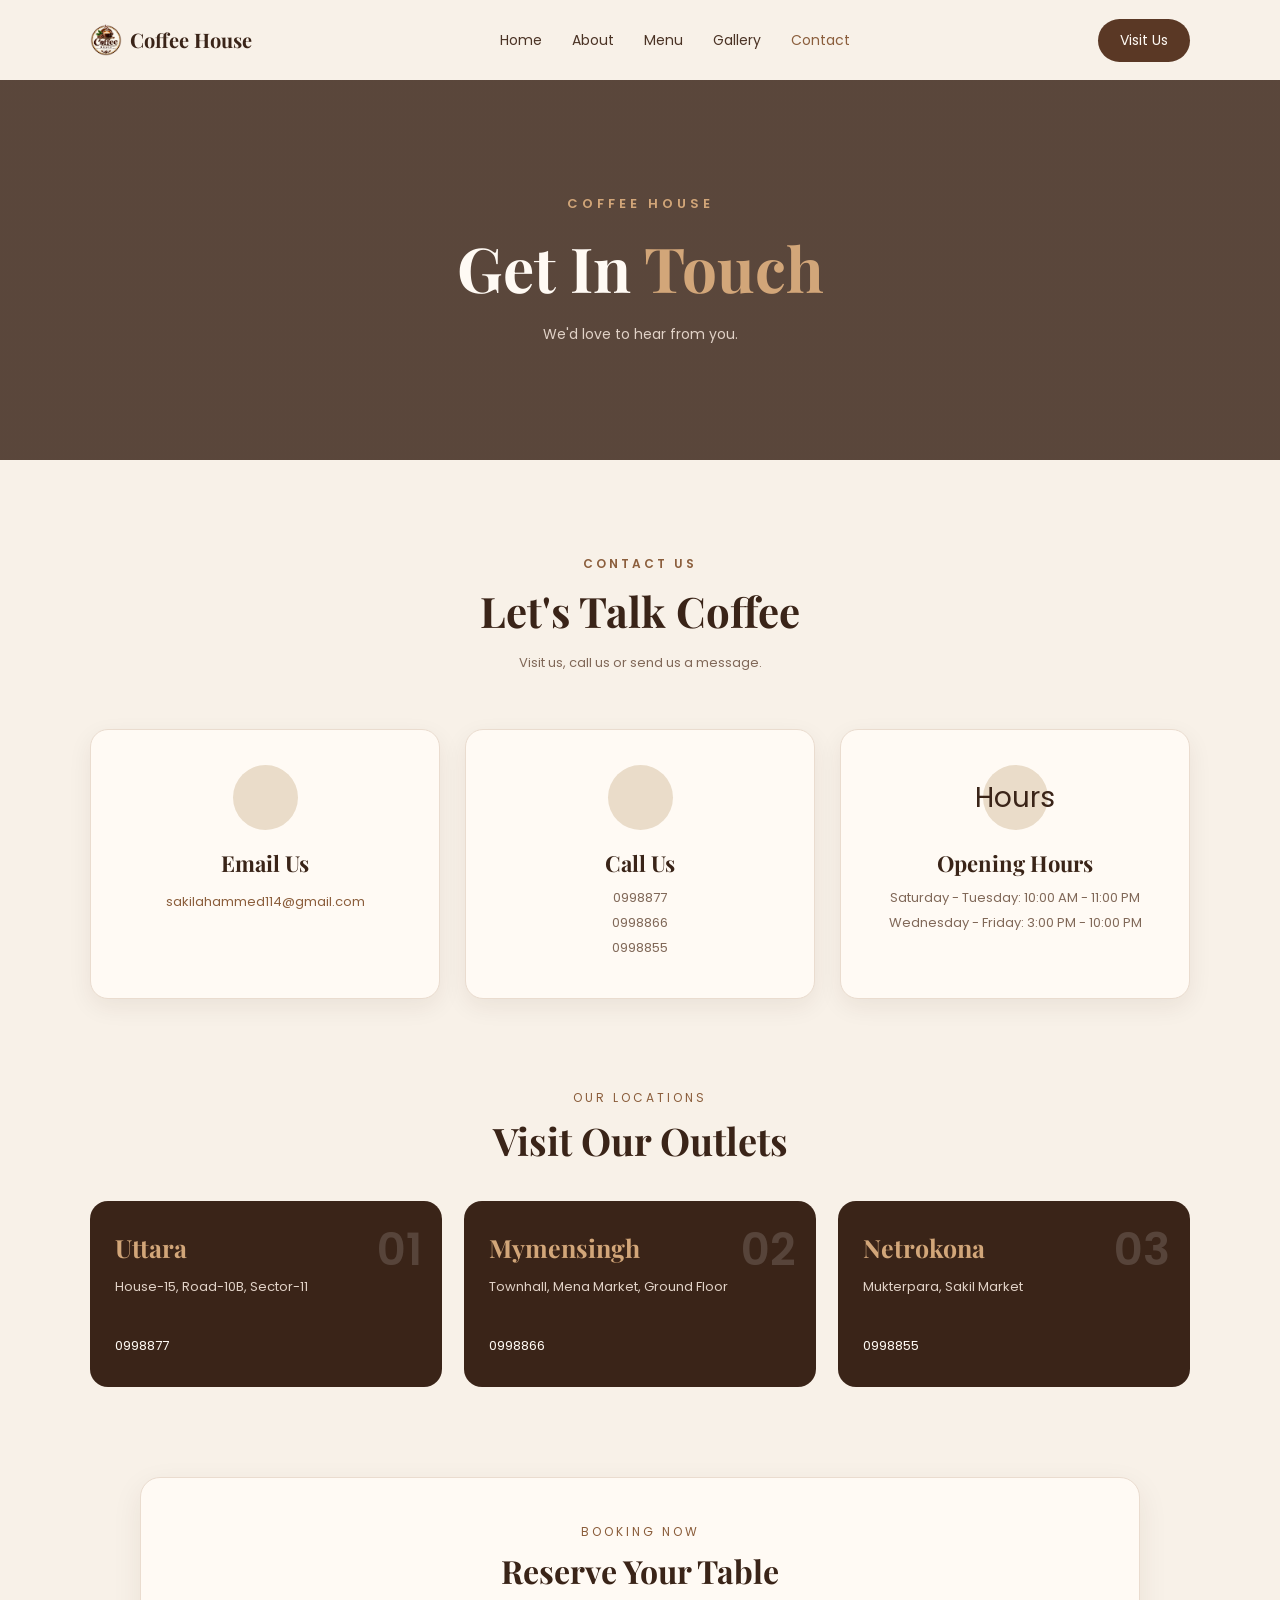
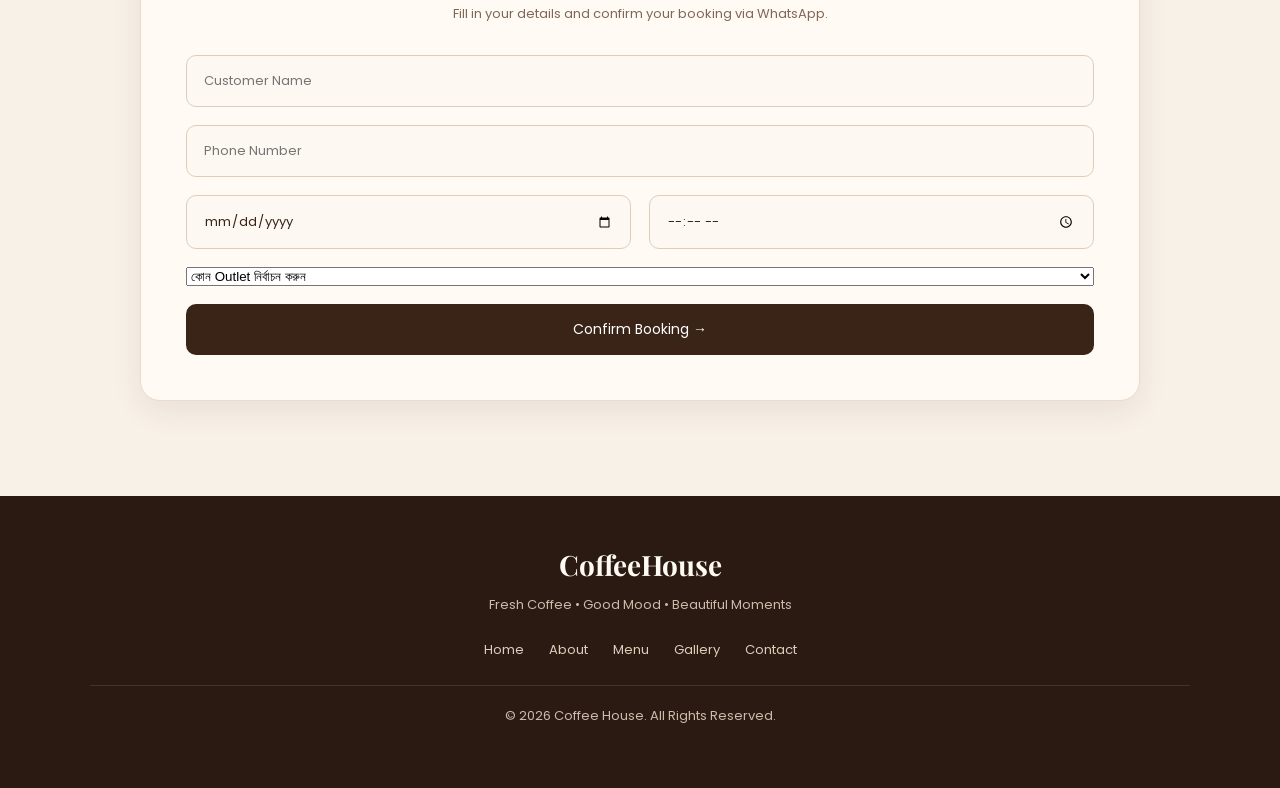
<file: contact.html>
<!DOCTYPE html>
<html lang="en">

<head>

    <meta charset="UTF-8">

    <meta name="viewport"
          content="width=device-width, initial-scale=1.0">

    <title>Contact | Coffee House</title>

    <link rel="stylesheet" href="style.css">

    <link rel="preconnect"
          href="https://fonts.googleapis.com">

    <link rel="preconnect"
          href="https://fonts.gstatic.com"
          crossorigin>

    <link href="https://fonts.googleapis.com/css2?family=Playfair+Display:wght@500;600;700&family=Poppins:wght@300;400;500;600&display=swap"
          rel="stylesheet">

</head>

<body>


<!-- =========================
     NAVBAR
========================= -->

<header class="navbar">

<a href="index.html" class="logo">
    <img src="logo.png" alt="Coffee House Logo">
    <span>Coffee House</span>
</a>

    <button class="menu-toggle"
            onclick="toggleMenu()">

        ☰

    </button>


    <nav id="mobileMenu">

        <a href="index.html">
            Home
        </a>

        <a href="about.html">
            About
        </a>

        <a href="menu.html">
            Menu
        </a>

        <a href="gallery.html">
            Gallery
        </a>

        <a href="contact.html"
           class="active">

            Contact

        </a>

    </nav>


    <a href="index.html#outlets"
       class="nav-btn">

        Visit Us

    </a>

</header>



<!-- =========================
     CONTACT HERO
========================= -->

<section class="contact-hero">

    <div class="contact-hero-content">

        <p>
            COFFEE HOUSE
        </p>

        <h1>
            Get In <span>Touch</span>
        </h1>

        <span>
            We'd love to hear from you.
        </span>

    </div>

</section>



<!-- =========================
     CONTACT INFO
========================= -->

<section class="contact-section">


    <div class="contact-title">

        <p>
            CONTACT US
        </p>

        <h2>
            Let's Talk Coffee
        </h2>

        <span>
            Visit us, call us or send us a message.
        </span>

    </div>



    <!-- CONTACT CARDS -->

    <div class="contact-info-grid">


        <!-- EMAIL -->

        <div class="contact-card">

            <div class="contact-icon">
                
            </div>

            <h3>
                Email Us
            </h3>

            <a href="mailto:sakilahammed114@gmail.com">
                sakilahammed114@gmail.com
            </a>

        </div>



        <!-- PHONE -->

        <div class="contact-card">

            <div class="contact-icon">
                
            </div>

            <h3>
                Call Us
            </h3>

            <p>
                0998877
            </p>

            <p>
                0998866
            </p>

            <p>
                0998855
            </p>

        </div>



        <!-- OPENING HOURS -->

       <div class="contact-card">
    <div class="contact-icon">Hours</div>

    <h3>Opening Hours</h3>

    <p>Saturday - Tuesday: 10:00 AM - 11:00 PM</p>
    <p>Wednesday - Friday: 3:00 PM - 10:00 PM</p>
</div>

    </div>



    <!-- =========================
         OUTLETS
    ========================= -->

    <div class="outlet-contact-section">

        <div class="outlet-contact-title">

            <p>
                OUR LOCATIONS
            </p>

            <h2>
                Visit Our Outlets
            </h2>

        </div>


        <div class="outlet-contact-grid">


            <!-- UTTARA -->

            <div class="outlet-contact-card">

                <div class="outlet-number">
                    01
                </div>

                <h3>
                    Uttara
                </h3>

                <p>
                    House-15, Road-10B,
                    Sector-11
                </p>

                <a href="tel:0998877">
                    0998877
                </a>

            </div>



            <!-- MYMENSINGH -->

            <div class="outlet-contact-card">

                <div class="outlet-number">
                    02
                </div>

                <h3>
                    Mymensingh
                </h3>

                <p>
                    Townhall, Mena Market,
                    Ground Floor
                </p>

                <a href="tel:0998866">
                    0998866
                </a>

            </div>



            <!-- NETROKONA -->

            <div class="outlet-contact-card">

                <div class="outlet-number">
                    03
                </div>

                <h3>
                    Netrokona
                </h3>

                <p>
                    Mukterpara,
                    Sakil Market
                </p>

                <a href="tel:0998855">
                    0998855
                </a>

            </div>

        </div>

    </div>



   <!-- ========================= BOOKING FORM ========================= --> <div class="contact-form-wrapper booking-wrapper"> <div class="contact-form-text"> <p> BOOKING NOW  </p> <h2> Reserve Your Table </h2> <span> Fill in your details and confirm your booking via WhatsApp. </span> </div> <form class="contact-form booking-form" onsubmit="confirmBooking(event)"> <!-- CUSTOMER NAME --> <input type="text" id="customerName" placeholder="Customer Name" required> <!-- PHONE NUMBER --> <input type="tel" id="customerPhone" placeholder="Phone Number" required> <!-- DATE + TIME --> <div class="form-row"> <input type="date" id="bookingDate" required> <input type="time" id="bookingTime" required> </div> <!-- OUTLET --> <select id="bookingOutlet" required> <option value=""> কোন Outlet নির্বাচন করুন </option> <option value="Uttara"> Uttara </option> <option value="Mymensingh"> Mymensingh </option> <option value="Netrokona"> Netrokona </option> </select> <!-- CONFIRM BOOKING --> <button type="submit"> Confirm Booking  → </button> </form>

    </div>

</section>



<!-- =========================
     FOOTER
========================= -->

<footer>

    <div class="footer-logo">
        CoffeeHouse
    </div>

    <p>
        Fresh Coffee • Good Mood • Beautiful Moments
    </p>


    <div class="footer-links">

        <a href="index.html">
            Home
        </a>

        <a href="about.html">
            About
        </a>

        <a href="menu.html">
            Menu
        </a>

        <a href="gallery.html">
            Gallery
        </a>

        <a href="contact.html">
            Contact
        </a>

    </div>


    <p class="copyright">
        © 2026 Coffee House. All Rights Reserved.
    </p>

</footer>



<script src="script.js"></script>

</body>

</html>
</file>
<file: style.css>
/* =========================
   GOOGLE FONT
========================= */

* {
    margin: 0;
    padding: 0;
    box-sizing: border-box;
}

body {
    font-family: "Poppins", sans-serif;
    background: #fffaf5;
    color: #3b2115;
}

html {
    scroll-behavior: smooth;
}

a {
    text-decoration: none;
}


/* =========================
   NAVBAR
========================= */

.navbar {
    height: 80px;
    padding: 0 7%;
    display: flex;
    align-items: center;
    justify-content: space-between;
    background: #fffaf5;
}

.logo {
    font-family: "Playfair Display", serif;
    font-size: 25px;
    font-weight: 700;
}

.logo span {
    color: #a45b35;
}

.navbar nav {
    display: flex;
    gap: 30px;
}

.navbar nav a {
    color: #4b2b20;
    font-size: 14px;
    transition: 0.3s;
}

.navbar nav a:hover,
.navbar nav a.active {
    color: #a45b35;
}

.nav-btn {
    background: #6f3e25;
    color: white;
    padding: 11px 22px;
    border-radius: 25px;
    font-size: 14px;
}


/* =========================
   HERO
========================= */

.hero {
    min-height: 620px;
    padding: 60px 7%;
    display: flex;
    align-items: center;
    justify-content: space-between;
    overflow: hidden;
}

.hero-content {
    width: 50%;
}

.small-title {
    color: #a45b35;
    font-size: 14px;
    font-weight: 600;
    letter-spacing: 3px;
    margin-bottom: 18px;
}

.hero h1 {
    font-family: "Playfair Display", serif;
    font-size: 65px;
    line-height: 1.1;
    color: #3b2115;
}

.hero h1 span {
    color: #a45b35;
}

.hero-text {
    max-width: 500px;
    color: #765e53;
    margin: 25px 0;
    line-height: 1.8;
}

.hero-buttons {
    display: flex;
    align-items: center;
    gap: 18px;
}

.main-btn {
    display: inline-block;
    background: #6f3e25;
    color: white;
    padding: 14px 27px;
    border-radius: 30px;
    transition: 0.3s;
}

.main-btn:hover {
    background: #a45b35;
    transform: translateY(-3px);
}

.second-btn {
    color: #6f3e25;
    font-weight: 600;
}

.hero-image {
    width: 45%;
    position: relative;
    display: flex;
    justify-content: center;
}

.hero-image img {
    width: 440px;
    height: 440px;
    object-fit: cover;
    border-radius: 50%;
    position: relative;
    z-index: 2;
    box-shadow: 0 20px 50px rgba(80, 45, 25, 0.2);
}

.circle {
    position: absolute;
    width: 500px;
    height: 500px;
    border-radius: 50%;
    background: #ead5c4;
}


/* =========================
   FEATURES
========================= */

.features {
    padding: 45px 7%;
    display: grid;
    grid-template-columns: repeat(3, 1fr);
    gap: 30px;
    background: #f5e8dc;
}

.feature {
    text-align: center;
}

.feature .icon {
    font-size: 35px;
    margin-bottom: 10px;
}

.feature h3 {
    font-family: "Playfair Display", serif;
    font-size: 21px;
}

.feature p {
    color: #806b60;
    font-size: 14px;
    margin-top: 7px;
}


/* =========================
   SECTION TITLE
========================= */

.section-title {
    text-align: center;
    margin-bottom: 45px;
}

.section-title p {
    color: #a45b35;
    font-size: 13px;
    letter-spacing: 3px;
    font-weight: 600;
}

.section-title h2 {
    font-family: "Playfair Display", serif;
    font-size: 42px;
    margin-top: 8px;
}

.section-title span {
    display: block;
    color: #d7c5b8;
    margin-top: 12px;
}


/* =========================
   POPULAR COFFEE
========================= */

.popular {
    padding: 90px 7%;
    text-align: center;
}

.coffee-container {
    display: grid;
    grid-template-columns: repeat(3, 1fr);
    gap: 30px;
    max-width: 1100px;
    margin: auto;
}

.coffee-card {
    background: white;
    border-radius: 18px;
    overflow: hidden;
    box-shadow: 0 10px 30px rgba(70, 40, 25, 0.08);
    text-align: left;
    transition: 0.3s;
}

.coffee-card:hover {
    transform: translateY(-8px);
}

.coffee-card img {
    width: 100%;
    height: 230px;
    object-fit: cover;
}

.coffee-info {
    padding: 22px;
}

.coffee-info h3 {
    font-family: "Playfair Display", serif;
    font-size: 23px;
}

.coffee-info p {
    color: #806b60;
    font-size: 13px;
    margin: 8px 0 15px;
}

.coffee-info strong {
    color: #a45b35;
    font-size: 18px;
}

.menu-btn {
    display: inline-block;
    margin-top: 40px;
    border: 1px solid #6f3e25;
    color: #6f3e25;
    padding: 12px 25px;
    border-radius: 25px;
}


/* =========================
   OUTLETS
========================= */

.outlets {
    padding: 90px 7%;
    background: #3b2115;
}

.section-title.light h2 {
    color: white;
}

.outlet-container {
    display: grid;
    grid-template-columns: repeat(3, 1fr);
    gap: 25px;
    max-width: 1100px;
    margin: auto;
}

.outlet-card {
    background: #4a2b1d;
    border: 1px solid #624333;
    padding: 35px 25px;
    border-radius: 18px;
    text-align: center;
    color: white;
    transition: 0.3s;
}

.outlet-card:hover {
    transform: translateY(-7px);
    background: #523122;
}

.outlet-icon {
    font-size: 35px;
    margin-bottom: 15px;
}

.outlet-card h3 {
    font-family: "Playfair Display", serif;
    font-size: 24px;
}

.outlet-card p {
    color: #d9c5b8;
    font-size: 14px;
    line-height: 1.8;
    margin: 12px 0;
}

.outlet-card a {
    color: #e0a879;
    font-size: 14px;
    font-weight: 600;
}


/* =========================
   ABOUT HOME
========================= */

.about-home {
    padding: 100px 7%;
    display: flex;
    align-items: center;
    gap: 80px;
}

.about-image {
    width: 50%;
}

.about-image img {
    width: 100%;
    height: 430px;
    object-fit: cover;
    border-radius: 20px;
}

.about-content {
    width: 50%;
}

.about-content h2 {
    font-family: "Playfair Display", serif;
    font-size: 45px;
    line-height: 1.2;
    margin-bottom: 20px;
}

.about-content h2 span {
    color: #a45b35;
}

.about-content p {
    color: #806b60;
    line-height: 1.8;
    margin-bottom: 25px;
}


/* =========================
   FOOTER
========================= */

footer {
    background: #24130d;
    color: white;
    text-align: center;
    padding: 50px 7%;
}

.footer-logo {
    font-family: "Playfair Display", serif;
    font-size: 28px;
    font-weight: bold;
}

footer > p {
    color: #cdb9ad;
    margin: 12px 0;
    font-size: 13px;
}

.footer-links {
    display: flex;
    justify-content: center;
    gap: 25px;
    margin: 25px 0;
}

.footer-links a {
    color: #e2d2c8;
    font-size: 13px;
}

.copyright {
    border-top: 1px solid #4a3025;
    padding-top: 20px;
}


/* =========================
   RESPONSIVE
========================= */

@media (max-width: 900px) {

    .navbar nav {
        display: none;
    }

    .hero {
        flex-direction: column;
        text-align: center;
        gap: 60px;
    }

    .hero-content {
        width: 100%;
    }

    .hero h1 {
        font-size: 48px;
    }

    .hero-text {
        margin-left: auto;
        margin-right: auto;
    }

    .hero-buttons {
        justify-content: center;
    }

    .hero-image {
        width: 100%;
    }

    .hero-image img {
        width: 330px;
        height: 330px;
    }

    .circle {
        width: 380px;
        height: 380px;
    }

    .coffee-container,
    .outlet-container {
        grid-template-columns: 1fr;
        max-width: 500px;
    }

    .features {
        grid-template-columns: 1fr;
    }

    .about-home {
        flex-direction: column;
    }

    .about-image,
    .about-content {
        width: 100%;
    }

}


@media (max-width: 500px) {

    .navbar {
        padding: 0 5%;
    }

    .nav-btn {
        display: none;
    }

    .hero {
        padding: 45px 5%;
    }

    .hero h1 {
        font-size: 40px;
    }

    .hero-image img {
        width: 280px;
        height: 280px;
    }

    .circle {
        width: 320px;
        height: 320px;
    }

    .popular,
    .outlets,
    .about-home {
        padding: 70px 5%;
    }

    .section-title h2 {
        font-size: 34px;
    }

    .about-content h2 {
        font-size: 35px;
    }

}
/* =========================
   OUR OUTLETS
========================= */

.outlets {
    padding: 90px 7%;
    background: #3b2115;
}

.section-title.light {
    text-align: center;
    margin-bottom: 50px;
}

.section-title.light p {
    color: #d99b6b;
    font-size: 13px;
    letter-spacing: 3px;
    font-weight: 600;
}

.section-title.light h2 {
    color: #ffffff;
    font-family: "Playfair Display", serif;
    font-size: 42px;
    margin: 8px 0 12px;
}

.section-title.light span {
    color: #d8c4b8;
    font-size: 14px;
}


/* OUTLET CONTAINER */

.outlet-container {
    max-width: 1100px;
    margin: auto;

    display: grid;
    grid-template-columns: repeat(3, 1fr);
    gap: 28px;
}


/* OUTLET CARD */

.outlet-card {
    background: #ffffff;
    border-radius: 18px;
    overflow: hidden;

    box-shadow: 0 15px 35px rgba(0, 0, 0, 0.20);

    transition: 0.3s;
}

.outlet-card:hover {
    transform: translateY(-8px);
}


/* IMAGE */

.outlet-image {
    width: 100%;
    height: 210px;
    overflow: hidden;
}

.outlet-image img {
    width: 100%;
    height: 100%;

    object-fit: cover;

    transition: 0.5s;
}

.outlet-card:hover .outlet-image img {
    transform: scale(1.08);
}


/* CONTENT */

.outlet-content {
    padding: 25px;
}

.outlet-location {
    color: #a45b35;
    font-size: 12px;
    font-weight: 600;
    letter-spacing: 2px;
}

.outlet-content h3 {
    font-family: "Playfair Display", serif;
    color: #3b2115;
    font-size: 24px;
    margin: 10px 0;
}

.outlet-content p {
    color: #806b60;
    font-size: 13px;
    line-height: 1.8;
}


/* TIME */

.outlet-time {
    color: #5f493e;
    font-size: 13px;

    border-top: 1px solid #eee2da;

    margin-top: 15px;
    padding-top: 15px;
}


/* BUTTON */

.outlet-btn {
    display: inline-block;

    margin-top: 18px;

    background: #6f3e25;
    color: #ffffff;

    padding: 11px 20px;

    border-radius: 25px;

    font-size: 13px;

    transition: 0.3s;
}

.outlet-btn:hover {
    background: #a45b35;
}


/* =========================
   MOBILE
========================= */

@media (max-width: 900px) {

    .outlet-container {
        grid-template-columns: 1fr;
        max-width: 500px;
    }

}

@media (max-width: 500px) {

    .outlets {
        padding: 70px 5%;
    }

    .section-title.light h2 {
        font-size: 34px;
    }

}
/* =========================
   PREMIUM COFFEE BROWN THEME
========================= */

/* Main Background */
body {
    background: #f8f1e8;
    color: #3a2418;
}


/* Navbar */
.navbar {
    background: #f8f1e8;
}

.logo {
    color: #3a2418;
}

.logo span {
    color: #8b5e3c;
}

.navbar nav a {
    color: #4b3325;
}

.navbar nav a:hover,
.navbar nav a.active {
    color: #8b5e3c;
}

.nav-btn {
    background: #5a3825;
    color: #fffaf4;
}

.nav-btn:hover {
    background: #8b5e3c;
}


/* Hero */
.hero {
    background: #f8f1e8;
}

.hero h1 {
    color: #3a2418;
}

.hero h1 span {
    color: #8b5e3c;
}

.small-title {
    color: #8b5e3c;
}

.hero-text {
    color: #725b4b;
}

.main-btn {
    background: #5a3825;
    color: #fffaf4;
}

.main-btn:hover {
    background: #8b5e3c;
}

.second-btn {
    color: #5a3825;
}


/* Features */
.features {
    background: #eadcc9;
}

.feature h3 {
    color: #3a2418;
}

.feature p {
    color: #725b4b;
}


/* Section Titles */
.section-title h2 {
    color: #3a2418;
}

.section-title p {
    color: #8b5e3c;
}


/* Popular Coffee */
.popular {
    background: #f8f1e8;
}

.coffee-card {
    background: #fffaf4;
    box-shadow: 0 10px 30px rgba(70, 45, 30, 0.10);
}

.coffee-card:hover {
    box-shadow: 0 15px 35px rgba(70, 45, 30, 0.16);
}

.coffee-info h3 {
    color: #3a2418;
}

.coffee-info p {
    color: #725b4b;
}

.coffee-info strong {
    color: #8b5e3c;
}

.menu-btn {
    border-color: #5a3825;
    color: #5a3825;
}

.menu-btn:hover {
    background: #5a3825;
    color: #fffaf4;
}


/* =========================
   OUR OUTLETS
========================= */

.outlets {
    background: #4a2d1d;
}

.section-title.light p {
    color: #d2a679;
}

.section-title.light h2 {
    color: #fffaf4;
}

.section-title.light span {
    color: #dfcdbc;
}

.outlet-card {
    background: #fffaf4;
}

.outlet-card:hover {
    background: #fffaf4;
}

.outlet-location {
    color: #8b5e3c;
}

.outlet-content h3 {
    color: #3a2418;
}

.outlet-content p {
    color: #725b4b;
}

.outlet-time {
    color: #5f493b;
    border-color: #e7d8c8;
}

.outlet-btn {
    background: #5a3825;
    color: #fffaf4;
}

.outlet-btn:hover {
    background: #8b5e3c;
}


/* About Section */
.about-home {
    background: #f8f1e8;
}

.about-content h2 {
    color: #3a2418;
}

.about-content h2 span {
    color: #8b5e3c;
}

.about-content p {
    color: #725b4b;
}


/* Footer */
footer {
    background: #2b1a11;
}

.footer-logo {
    color: #fffaf4;
}

.footer-links a {
    color: #dfcdbc;
}

.footer-links a:hover {
    color: #d2a679;
}

.copyright {
    border-color: #493126;
}
/* =================================
   MOBILE RESPONSIVE DESIGN
================================= */

@media (max-width: 768px) {

    /* NAVBAR */
    .navbar {
        height: auto;
        padding: 18px 5%;
        flex-wrap: wrap;
        gap: 15px;
    }

    .logo {
        font-size: 22px;
    }

    .navbar nav {
        width: 100%;
        display: flex;
        justify-content: center;
        gap: 15px;
        flex-wrap: wrap;
        order: 3;
    }

    .navbar nav a {
        font-size: 12px;
    }

    .nav-btn {
        padding: 9px 16px;
        font-size: 12px;
    }


    /* HERO */

    .hero {
        min-height: auto;
        padding: 55px 5% 70px;

        display: flex;
        flex-direction: column;

        text-align: center;
        gap: 50px;
    }

    .hero-content {
        width: 100%;
    }

    .hero h1 {
        font-size: 42px;
        line-height: 1.15;
    }

    .hero-text {
        font-size: 14px;
        line-height: 1.7;
        margin: 20px auto;
    }

    .hero-buttons {
        justify-content: center;
        flex-wrap: wrap;
    }


    /* HERO IMAGE */

    .hero-image {
        width: 100%;
    }

    .hero-image img {
        width: 280px;
        height: 280px;
    }

    .circle {
        width: 320px;
        height: 320px;
    }


    /* FEATURES */

    .features {
        grid-template-columns: 1fr;

        padding: 45px 7%;

        gap: 35px;
    }


    /* SECTION TITLE */

    .section-title {
        margin-bottom: 35px;
    }

    .section-title h2 {
        font-size: 34px;
    }


    /* POPULAR COFFEE */

    .popular {
        padding: 70px 5%;
    }

    .coffee-container {
        grid-template-columns: 1fr;

        width: 100%;
        max-width: 420px;

        gap: 25px;
    }

    .coffee-card img {
        height: 230px;
    }


    /* OUR OUTLETS */

    .outlets {
        padding: 70px 5%;
    }

    .section-title.light h2 {
        font-size: 34px;
    }

    .section-title.light span {
        font-size: 13px;
        line-height: 1.7;
    }

    .outlet-container {
        grid-template-columns: 1fr;

        width: 100%;
        max-width: 450px;

        gap: 25px;
    }

    .outlet-image {
        height: 220px;
    }

    .outlet-content {
        padding: 23px;
    }

    .outlet-content h3 {
        font-size: 23px;
    }


    /* ABOUT */

    .about-home {
        padding: 70px 5%;

        flex-direction: column;

        gap: 40px;
    }

    .about-image {
        width: 100%;
    }

    .about-image img {
        height: 300px;
    }

    .about-content {
        width: 100%;
        text-align: center;
    }

    .about-content h2 {
        font-size: 35px;
    }


    /* FOOTER */

    footer {
        padding: 45px 5%;
    }

    .footer-links {
        flex-wrap: wrap;
        gap: 15px;
    }

}


/* =================================
   SMALL PHONE
================================= */

@media (max-width: 480px) {

    .navbar {
        padding: 15px 4%;
    }

    .logo {
        font-size: 20px;
    }

    .nav-btn {
        padding: 8px 13px;
    }

    .navbar nav {
        gap: 11px;
    }

    .navbar nav a {
        font-size: 11px;
    }


    /* HERO */

    .hero {
        padding: 45px 5% 60px;
    }

    .hero h1 {
        font-size: 36px;
    }

    .small-title {
        font-size: 11px;
        letter-spacing: 2px;
    }

    .hero-text {
        font-size: 13px;
    }


    /* HERO IMAGE */

    .hero-image img {
        width: 240px;
        height: 240px;
    }

    .circle {
        width: 280px;
        height: 280px;
    }


    /* BUTTON */

    .main-btn {
        padding: 12px 20px;
        font-size: 13px;
    }

    .second-btn {
        font-size: 13px;
    }


    /* COFFEE */

    .coffee-card img {
        height: 200px;
    }


    /* OUTLET */

    .outlet-image {
        height: 190px;
    }

    .outlet-content h3 {
        font-size: 21px;
    }


    /* ABOUT */

    .about-image img {
        height: 250px;
    }

    .about-content h2 {
        font-size: 31px;
    }

}
/* =================================
   MOBILE 3-DOT MENU
================================= */

.menu-toggle {
    display: none;

    background: none;
    border: none;

    color: #5a3825;

    font-size: 30px;

    cursor: pointer;

    line-height: 1;
}


/* =================================
   MOBILE NAVIGATION
================================= */

@media (max-width: 768px) {

    .navbar {
        position: relative;

        padding: 17px 5%;

        display: flex;

        align-items: center;

        justify-content: space-between;
    }


    /* 3 DOT / MENU BUTTON */

    .menu-toggle {
        display: block;

        order: 2;
    }


    /* VISIT US */

    .navbar .nav-btn {
        display: none;
    }


    /* MENU */

    .navbar nav {
        display: none;

        position: absolute;

        top: 100%;

        left: 5%;
        right: 5%;

        width: auto;

        background: #fffaf4;

        padding: 15px;

        border-radius: 12px;

        box-shadow:
            0 10px 30px rgba(60, 35, 20, 0.15);

        z-index: 999;

        flex-direction: column;

        gap: 0;
    }


    /* WHEN MENU OPEN */

    .navbar nav.show {
        display: flex;
    }


    /* MENU LINKS */

    .navbar nav a {
        display: block;

        padding: 13px 15px;

        width: 100%;

        border-bottom: 1px solid #eadccf;

        color: #4b3325;

        font-size: 14px;
    }

    .navbar nav a:last-child {
        border-bottom: none;
    }

    .navbar nav a:hover {
        background: #f3e6d8;

        color: #8b5e3c;
    }

}
/* =================================
   ABOUT PAGE
================================= */

.about-hero {
    min-height: 380px;

    display: flex;
    align-items: center;
    justify-content: center;

    text-align: center;

    padding: 70px 7%;

    background:
        linear-gradient(
            rgba(58, 36, 24, 0.82),
            rgba(58, 36, 24, 0.82)
        ),
        url("https://images.unsplash.com/photo-1498804103079-a6351b050096?auto=format&fit=crop&w=1600&q=80");

    background-size: cover;
    background-position: center;

    color: white;
}

.about-hero-content p {
    color: #d2a679;

    font-size: 13px;

    letter-spacing: 4px;

    font-weight: 600;
}

.about-hero h1 {
    font-family: "Playfair Display", serif;

    font-size: 60px;

    margin: 12px 0;
}

.about-hero h1 span {
    color: #d2a679;
}

.about-hero-content > span {
    color: #e1d2c7;

    font-size: 14px;
}


/* =================================
   ABOUT STORY
================================= */

.about-story {
    padding: 100px 7%;

    display: flex;

    align-items: center;

    gap: 80px;

    background: #f8f1e8;
}

.about-story-image {
    width: 50%;
}

.about-story-image img {
    width: 100%;

    height: 480px;

    object-fit: cover;

    border-radius: 20px;

    box-shadow:
        0 15px 40px rgba(60, 35, 20, 0.15);
}

.about-story-content {
    width: 50%;
}

.about-story-content h2 {
    font-family: "Playfair Display", serif;

    font-size: 45px;

    line-height: 1.2;

    color: #3a2418;

    margin-bottom: 22px;
}

.about-story-content h2 span {
    color: #8b5e3c;
}

.about-story-content > p {
    color: #725b4b;

    font-size: 14px;

    line-height: 1.9;

    margin-bottom: 17px;
}


/* QUOTE */

.about-quote {
    margin-top: 25px;

    padding: 20px 25px;

    border-left: 4px solid #8b5e3c;

    background: #eadcc9;

    color: #5a3825;

    font-family: "Playfair Display", serif;

    font-size: 18px;

    line-height: 1.6;
}


/* =================================
   VALUES
================================= */

.values {
    padding: 90px 7%;

    background: #fffaf4;
}

.values-container {
    max-width: 1100px;

    margin: auto;

    display: grid;

    grid-template-columns:
        repeat(3, 1fr);

    gap: 28px;
}

.value-card {
    padding: 40px 28px;

    text-align: center;

    background: #f8f1e8;

    border-radius: 18px;

    transition: 0.3s;
}

.value-card:hover {
    transform: translateY(-8px);

    box-shadow:
        0 15px 30px rgba(60, 35, 20, 0.10);
}

.value-icon {
    font-size: 40px;

    margin-bottom: 15px;
}

.value-card h3 {
    font-family: "Playfair Display", serif;

    font-size: 24px;

    color: #3a2418;

    margin-bottom: 12px;
}

.value-card p {
    color: #725b4b;

    font-size: 13px;

    line-height: 1.8;
}


/* =================================
   PROMISE
================================= */

.promise {
    padding: 100px 7%;

    background: #eadcc9;

    text-align: center;
}

.promise-content {
    max-width: 750px;

    margin: auto;
}

.promise-content h2 {
    font-family: "Playfair Display", serif;

    font-size: 45px;

    color: #3a2418;

    line-height: 1.2;

    margin-bottom: 20px;
}

.promise-content h2 span {
    color: #8b5e3c;
}

.promise-content p:not(.small-title) {
    color: #725b4b;

    font-size: 14px;

    line-height: 1.9;

    margin-bottom: 15px;
}


/* =================================
   ABOUT MOBILE
================================= */

@media (max-width: 768px) {

    .about-hero {
        min-height: 300px;

        padding: 55px 5%;
    }

    .about-hero h1 {
        font-size: 45px;
    }


    .about-story {
        padding: 70px 5%;

        flex-direction: column;

        gap: 40px;
    }

    .about-story-image,
    .about-story-content {
        width: 100%;
    }

    .about-story-image img {
        height: 300px;
    }

    .about-story-content h2 {
        font-size: 35px;
    }


    .values {
        padding: 70px 5%;
    }

    .values-container {
        grid-template-columns: 1fr;

        max-width: 450px;
    }


    .promise {
        padding: 70px 5%;
    }

    .promise-content h2 {
        font-size: 35px;
    }

}


@media (max-width: 480px) {

    .about-hero h1 {
        font-size: 38px;
    }

    .about-story-content h2 {
        font-size: 31px;
    }

    .about-quote {
        font-size: 16px;
    }

}
/* =========================================
   NEW MENU PAGE
========================================= */

.new-menu-hero {
    min-height: 380px;

    display: flex;
    align-items: center;
    justify-content: center;

    text-align: center;

    padding: 70px 7%;

    background:
        linear-gradient(
            rgba(58, 36, 24, 0.82),
            rgba(58, 36, 24, 0.82)
        ),
        url("https://images.unsplash.com/photo-1495474472287-4d71bcdd2085?auto=format&fit=crop&w=1600&q=80");

    background-size: cover;
    background-position: center;

    color: #fffaf4;
}

.new-menu-hero-content p {
    color: #d2a679;

    font-size: 13px;

    letter-spacing: 4px;

    font-weight: 600;
}

.new-menu-hero-content h1 {
    font-family: "Playfair Display", serif;

    font-size: 62px;

    margin: 12px 0;
}

.new-menu-hero-content h1 span {
    color: #d2a679;
}

.new-menu-hero-content > span {
    color: #e1d2c7;

    font-size: 14px;
}


/* =========================================
   MENU SECTION
========================================= */

.new-menu-section {
    padding: 95px 7%;

    background: #f8f1e8;
}

.new-section-title {
    text-align: center;

    max-width: 700px;

    margin: 0 auto 70px;
}

.new-section-title p {
    color: #8b5e3c;

    font-size: 12px;

    letter-spacing: 3px;

    font-weight: 600;
}

.new-section-title h2 {
    font-family: "Playfair Display", serif;

    color: #3a2418;

    font-size: 42px;

    margin: 10px 0;
}

.new-section-title span {
    color: #806858;

    font-size: 13px;
}


/* =========================================
   CATEGORY
========================================= */

.new-menu-category {
    max-width: 1150px;

    margin: 0 auto 80px;
}

.new-category-heading {
    display: flex;

    align-items: center;

    gap: 18px;

    margin-bottom: 28px;

    padding-bottom: 18px;

    border-bottom: 2px solid #dfcdbb;
}

.category-icon {
    width: 58px;
    height: 58px;

    display: flex;

    align-items: center;
    justify-content: center;

    background: #eadcc9;

    border-radius: 50%;

    font-size: 28px;
}

.new-category-heading h2 {
    font-family: "Playfair Display", serif;

    color: #3a2418;

    font-size: 31px;
}

.new-category-heading p {
    color: #8b6c58;

    font-size: 12px;

    margin-top: 4px;
}


/* =========================================
   MENU GRID
========================================= */

.new-menu-grid {
    display: grid;

    grid-template-columns:
        repeat(2, 1fr);

    gap: 25px;
}


/* =========================================
   MENU CARD
========================================= */

.new-menu-card {
    background: #fffaf4;

    border-radius: 18px;

    overflow: hidden;

    border: 1px solid #eadccf;

    box-shadow:
        0 8px 25px rgba(60, 35, 20, 0.07);

    transition: 0.35s;
}

.new-menu-card:hover {
    transform: translateY(-7px);

    box-shadow:
        0 18px 35px rgba(60, 35, 20, 0.14);
}


/* IMAGE */

.new-menu-image {
    width: 100%;

    height: 230px;

    overflow: hidden;
}

.new-menu-image img {
    width: 100%;
    height: 100%;

    object-fit: cover;

    transition: 0.5s;
}

.new-menu-card:hover .new-menu-image img {
    transform: scale(1.08);
}


/* INFO */

.new-menu-info {
    padding: 22px 24px 25px;
}

.new-menu-name-price {
    display: flex;

    align-items: center;

    justify-content: space-between;

    gap: 15px;
}

.new-menu-name-price h3 {
    font-family: "Playfair Display", serif;

    color: #3a2418;

    font-size: 22px;
}

.new-menu-name-price strong {
    color: #8b5e3c;

    font-size: 19px;

    white-space: nowrap;
}

.new-menu-info > p {
    color: #806858;

    font-size: 12px;

    line-height: 1.7;

    margin-top: 7px;
}


/* =========================================
   MOBILE
========================================= */

@media (max-width: 768px) {

    .new-menu-hero {
        min-height: 300px;

        padding: 55px 5%;
    }

    .new-menu-hero-content h1 {
        font-size: 45px;
    }

    .new-menu-section {
        padding: 70px 5%;
    }

    .new-section-title {
        margin-bottom: 50px;
    }

    .new-section-title h2 {
        font-size: 34px;
    }

    .new-menu-grid {
        grid-template-columns: 1fr;

        gap: 22px;
    }

    .new-menu-category {
        margin-bottom: 60px;
    }

    .new-category-heading h2 {
        font-size: 27px;
    }

    .new-menu-image {
        height: 220px;
    }

}


/* =========================================
   SMALL PHONE
========================================= */

@media (max-width: 480px) {

    .new-menu-hero-content h1 {
        font-size: 38px;
    }

    .new-section-title h2 {
        font-size: 30px;
    }

    .new-category-heading {
        gap: 12px;
    }

    .category-icon {
        width: 50px;
        height: 50px;

        font-size: 24px;
    }

    .new-category-heading h2 {
        font-size: 24px;
    }

    .new-menu-image {
        height: 200px;
    }

    .new-menu-info {
        padding: 18px 20px 22px;
    }

    .new-menu-name-price h3 {
        font-size: 19px;
    }

    .new-menu-name-price strong {
        font-size: 17px;
    }

}
/* =========================================
   GALLERY PAGE
========================================= */

.gallery-hero {

    min-height: 380px;

    display: flex;

    align-items: center;

    justify-content: center;

    text-align: center;

    padding: 70px 7%;

    background:
        linear-gradient(
            rgba(58, 36, 24, 0.82),
            rgba(58, 36, 24, 0.82)
        ),
        url("https://images.unsplash.com/photo-1501339847302-ac426a4a7cbb?auto=format&fit=crop&w=1600&q=80");

    background-size: cover;

    background-position: center;

    color: #fffaf4;
}


.gallery-hero-content p {

    color: #d2a679;

    font-size: 13px;

    letter-spacing: 4px;

    font-weight: 600;
}


.gallery-hero-content h1 {

    font-family: "Playfair Display", serif;

    font-size: 62px;

    margin: 12px 0;
}


.gallery-hero-content h1 span {

    color: #d2a679;
}


.gallery-hero-content > span {

    color: #e1d2c7;

    font-size: 14px;
}



/* =========================================
   GALLERY SECTION
========================================= */

.gallery-section {

    padding: 95px 7%;

    background: #f8f1e8;
}


.gallery-title {

    text-align: center;

    max-width: 700px;

    margin: 0 auto 60px;
}


.gallery-title p {

    color: #8b5e3c;

    font-size: 12px;

    letter-spacing: 3px;

    font-weight: 600;
}


.gallery-title h2 {

    font-family: "Playfair Display", serif;

    color: #3a2418;

    font-size: 42px;

    margin: 10px 0;
}


.gallery-title span {

    color: #806858;

    font-size: 13px;
}



/* =========================================
   GALLERY GRID
========================================= */

.gallery-grid {

    max-width: 1150px;

    margin: auto;

    display: grid;

    grid-template-columns:
        repeat(3, 1fr);

    grid-auto-rows: 260px;

    gap: 20px;
}



/* =========================================
   GALLERY CARD
========================================= */

.gallery-card {

    position: relative;

    overflow: hidden;

    border-radius: 18px;

    background: #3a2418;

    box-shadow:
        0 10px 25px rgba(60, 35, 20, 0.10);

    cursor: pointer;
}


.gallery-card img {

    width: 100%;

    height: 100%;

    object-fit: cover;

    transition: 0.6s;
}


.gallery-card:hover img {

    transform: scale(1.1);
}



/* =========================================
   LARGE IMAGE
========================================= */

.gallery-large {

    grid-column: span 2;

    grid-row: span 2;
}



/* =========================================
   OVERLAY
========================================= */

.gallery-overlay {

    position: absolute;

    left: 0;

    right: 0;

    bottom: 0;

    padding: 35px 25px 25px;

    background:
        linear-gradient(
            transparent,
            rgba(30, 18, 12, 0.90)
        );

    color: white;

    transform: translateY(10px);

    opacity: 0.9;

    transition: 0.4s;
}


.gallery-card:hover .gallery-overlay {

    transform: translateY(0);

    opacity: 1;
}


.gallery-overlay h3 {

    font-family: "Playfair Display", serif;

    font-size: 22px;

    margin-bottom: 5px;
}


.gallery-overlay p {

    color: #e1d2c7;

    font-size: 12px;
}



/* =========================================
   MOBILE
========================================= */

@media (max-width: 768px) {

    .gallery-hero {

        min-height: 300px;

        padding: 55px 5%;
    }


    .gallery-hero-content h1 {

        font-size: 45px;
    }


    .gallery-section {

        padding: 70px 5%;
    }


    .gallery-title h2 {

        font-size: 34px;
    }


    .gallery-grid {

        grid-template-columns: 1fr;

        grid-auto-rows: 260px;

        gap: 18px;
    }


    .gallery-large {

        grid-column: span 1;

        grid-row: span 1;
    }


    .gallery-card {

        border-radius: 15px;
    }

}



/* =========================================
   SMALL PHONE
========================================= */

@media (max-width: 480px) {

    .gallery-hero-content h1 {

        font-size: 38px;
    }


    .gallery-title h2 {

        font-size: 30px;
    }


    .gallery-grid {

        grid-auto-rows: 230px;
    }


    .gallery-overlay h3 {

        font-size: 19px;
    }

}
/* =========================================
   CONTACT PAGE
========================================= */

.contact-hero {

    min-height: 380px;

    display: flex;

    align-items: center;

    justify-content: center;

    text-align: center;

    padding: 70px 7%;

    background:
        linear-gradient(
            rgba(58, 36, 24, 0.83),
            rgba(58, 36, 24, 0.83)
        ),
        url("https://images.unsplash.com/photo-1445116572660-236099ec97a0?auto=format&fit=crop&w=1600&q=80");

    background-size: cover;

    background-position: center;

    color: #fffaf4;
}


.contact-hero-content p {

    color: #d2a679;

    font-size: 13px;

    letter-spacing: 4px;

    font-weight: 600;
}


.contact-hero-content h1 {

    font-family: "Playfair Display", serif;

    font-size: 62px;

    margin: 12px 0;
}


.contact-hero-content h1 span {

    color: #d2a679;
}


.contact-hero-content > span {

    color: #e1d2c7;

    font-size: 14px;
}


/* =========================================
   CONTACT SECTION
========================================= */

.contact-section {

    padding: 95px 7%;

    background: #f8f1e8;
}


.contact-title {

    text-align: center;

    max-width: 700px;

    margin: 0 auto 55px;
}


.contact-title p {

    color: #8b5e3c;

    font-size: 12px;

    letter-spacing: 3px;

    font-weight: 600;
}


.contact-title h2 {

    font-family: "Playfair Display", serif;

    color: #3a2418;

    font-size: 42px;

    margin: 10px 0;
}


.contact-title span {

    color: #806858;

    font-size: 13px;
}


/* =========================================
   CONTACT INFO CARDS
========================================= */

.contact-info-grid {

    max-width: 1100px;

    margin: 0 auto 90px;

    display: grid;

    grid-template-columns:
        repeat(3, 1fr);

    gap: 25px;
}


.contact-card {

    text-align: center;

    background: #fffaf4;

    border: 1px solid #eadccf;

    border-radius: 18px;

    padding: 35px 20px;

    box-shadow:
        0 8px 25px rgba(60, 35, 20, 0.07);

    transition: 0.3s;
}


.contact-card:hover {

    transform: translateY(-6px);

    box-shadow:
        0 15px 30px rgba(60, 35, 20, 0.13);
}


.contact-icon {

    width: 65px;

    height: 65px;

    margin: 0 auto 18px;

    display: flex;

    align-items: center;

    justify-content: center;

    background: #eadcc9;

    border-radius: 50%;

    font-size: 28px;
}


.contact-card h3 {

    font-family: "Playfair Display", serif;

    color: #3a2418;

    font-size: 22px;

    margin-bottom: 10px;
}


.contact-card p {

    color: #806858;

    font-size: 13px;

    margin: 5px 0;
}


.contact-card a {

    color: #8b5e3c;

    font-size: 13px;

    text-decoration: none;

    word-break: break-word;
}


.contact-card strong {

    color: #8b5e3c;

    font-size: 15px;
}


/* =========================================
   OUTLETS
========================================= */

.outlet-contact-section {

    max-width: 1100px;

    margin: 0 auto 90px;
}


.outlet-contact-title {

    text-align: center;

    margin-bottom: 35px;
}


.outlet-contact-title p {

    color: #8b5e3c;

    font-size: 12px;

    letter-spacing: 3px;
}


.outlet-contact-title h2 {

    font-family: "Playfair Display", serif;

    color: #3a2418;

    font-size: 38px;

    margin-top: 8px;
}


.outlet-contact-grid {

    display: grid;

    grid-template-columns:
        repeat(3, 1fr);

    gap: 22px;
}


.outlet-contact-card {

    position: relative;

    padding: 30px 25px;

    background: #3a2418;

    color: #fffaf4;

    border-radius: 18px;

    overflow: hidden;

    transition: 0.3s;
}


.outlet-contact-card:hover {

    transform: translateY(-6px);
}


.outlet-number {

    position: absolute;

    right: 20px;

    top: 15px;

    color: rgba(255,255,255,0.15);

    font-size: 45px;

    font-weight: 600;
}


.outlet-contact-card h3 {

    font-family: "Playfair Display", serif;

    color: #d2a679;

    font-size: 25px;

    margin-bottom: 12px;
}


.outlet-contact-card p {

    color: #e1d2c7;

    font-size: 13px;

    line-height: 1.7;

    min-height: 45px;
}


.outlet-contact-card a {

    display: inline-block;

    margin-top: 15px;

    color: #fffaf4;

    text-decoration: none;

    font-size: 13px;
}


/* =========================================
   CONTACT FORM
========================================= */

.contact-form-wrapper {

    max-width: 1000px;

    margin: auto;

    background: #fffaf4;

    border-radius: 20px;

    padding: 45px;

    border: 1px solid #eadccf;

    box-shadow:
        0 10px 30px rgba(60, 35, 20, 0.08);
}


.contact-form-text {

    text-align: center;

    margin-bottom: 30px;
}


.contact-form-text p {

    color: #8b5e3c;

    font-size: 12px;

    letter-spacing: 3px;
}


.contact-form-text h2 {

    font-family: "Playfair Display", serif;

    color: #3a2418;

    font-size: 32px;

    margin: 8px 0;
}


.contact-form-text span {

    color: #806858;

    font-size: 13px;
}


.contact-form {

    display: flex;

    flex-direction: column;

    gap: 18px;
}


.form-row {

    display: grid;

    grid-template-columns:
        1fr 1fr;

    gap: 18px;
}


.contact-form input,
.contact-form textarea {

    width: 100%;

    padding: 15px 17px;

    border: 1px solid #dfcdbb;

    border-radius: 10px;

    background: #fdf8f2;

    color: #3a2418;

    font-family: "Poppins", sans-serif;

    font-size: 13px;

    outline: none;

    box-sizing: border-box;
}


.contact-form input:focus,
.contact-form textarea:focus {

    border-color: #8b5e3c;
}


.contact-form textarea {

    resize: vertical;
}


.contact-form button {

    border: none;

    padding: 15px;

    border-radius: 10px;

    background: #3a2418;

    color: white;

    font-family: "Poppins", sans-serif;

    font-size: 14px;

    cursor: pointer;

    transition: 0.3s;
}


.contact-form button:hover {

    background: #8b5e3c;

    transform: translateY(-2px);
}


/* =========================================
   CONTACT MOBILE
========================================= */

@media (max-width: 768px) {

    .contact-hero {

        min-height: 300px;

        padding: 55px 5%;
    }


    .contact-hero-content h1 {

        font-size: 45px;
    }


    .contact-section {

        padding: 70px 5%;
    }


    .contact-title h2 {

        font-size: 34px;
    }


    .contact-info-grid {

        grid-template-columns: 1fr;

        gap: 18px;

        margin-bottom: 65px;
    }


    .outlet-contact-grid {

        grid-template-columns: 1fr;

        gap: 18px;
    }


    .outlet-contact-title h2 {

        font-size: 32px;
    }


    .contact-form-wrapper {

        padding: 30px 20px;
    }


    .form-row {

        grid-template-columns: 1fr;

        gap: 18px;
    }

}


/* =========================================
   SMALL PHONE
========================================= */

@media (max-width: 480px) {

    .contact-hero-content h1 {

        font-size: 38px;
    }


    .contact-title h2 {

        font-size: 30px;
    }


    .contact-form-text h2 {

        font-size: 27px;
    }

}
/* =========================================
   ORDER BUTTON
========================================= */

.order-btn {
    display: inline-block;

    margin-top: 15px;

    padding: 10px 18px;

    background: #3a2418;

    color: #fffaf4;

    text-decoration: none;

    border-radius: 8px;

    font-size: 12px;

    font-weight: 500;

    transition: 0.3s;
}

.order-btn:hover {
    background: #8b5e3c;

    transform: translateY(-2px);
}
/* =========================================
   CUSTOMER REVIEWS
========================================= */

.reviews-section {
    padding: 90px 7%;
    background: #fffaf4;
}

.reviews-title {
    text-align: center;
    max-width: 700px;
    margin: 0 auto 50px;
}

.reviews-title p {
    color: #8b5e3c;
    font-size: 12px;
    letter-spacing: 3px;
    font-weight: 600;
}

.reviews-title h2 {
    font-family: "Playfair Display", serif;
    color: #3a2418;
    font-size: 40px;
    margin: 10px 0;
}

.reviews-title span {
    color: #806858;
    font-size: 13px;
}

/* REVIEW GRID */

.reviews-grid {
    max-width: 1100px;
    margin: auto;

    display: grid;
    grid-template-columns: repeat(3, 1fr);
    gap: 25px;
}

/* REVIEW CARD */

.review-card {
    padding: 32px 25px;
    background: #f8f1e8;
    border: 1px solid #eadccf;
    border-radius: 18px;
    text-align: center;
    transition: 0.3s;
}

.review-card:hover {
    transform: translateY(-6px);
    box-shadow: 0 12px 30px rgba(60, 35, 20, 0.10);
}

.stars {
    color: #c28b55;
    font-size: 18px;
    letter-spacing: 3px;
    margin-bottom: 18px;
}

.review-card > p {
    color: #705747;
    font-size: 13px;
    line-height: 1.8;
    font-style: italic;
    min-height: 75px;
}

.review-card h3 {
    font-family: "Playfair Display", serif;
    color: #3a2418;
    font-size: 18px;
    margin-top: 18px;
}


/* =========================================
   REVIEW MOBILE
========================================= */

@media (max-width: 768px) {

    .reviews-section {
        padding: 70px 5%;
    }

    .reviews-title h2 {
        font-size: 34px;
    }

    .reviews-grid {
        grid-template-columns: 1fr;
        gap: 18px;
    }

}


/* =========================================
   BOOKING NOW BUTTON
========================================= */

.order-btn {
    display: inline-block;

    margin-top: 15px;
    padding: 11px 20px;

    background: #3a2418;
    color: #fffaf4;

    border: none;
    border-radius: 8px;

    font-family: "Poppins", sans-serif;
    font-size: 12px;
    font-weight: 500;

    text-decoration: none;
    text-align: center;

    cursor: pointer;

    transition: 0.3s ease;
}

.order-btn:hover {
    background: #8b5e3c;
    color: #fffaf4;
    transform: translateY(-2px);
}


/* =========================
   COFFEE HOUSE LOGO
========================= */

.navbar .logo {
    display: flex;
    align-items: center;
    gap: 8px;
    height: 50px;

    text-decoration: none;
}

.navbar .logo img {
    width: 32px;
    height: 32px;

    max-width: 32px;
    max-height: 32px;

    object-fit: contain;
    display: block;
}

.navbar .logo span {
    color: #3a2418;
    font-family: "Playfair Display", serif;
    font-size: 20px;
    font-weight: 700;
    line-height: 1;
}


/* =========================
   MOBILE LOGO
========================= */

@media (max-width: 768px) {

    .navbar .logo img {
        width: 30px;
        height: 30px;

        max-width: 30px;
        max-height: 30px;
    }

    .navbar .logo span {
        font-size: 18px;
    }

}
</file>
